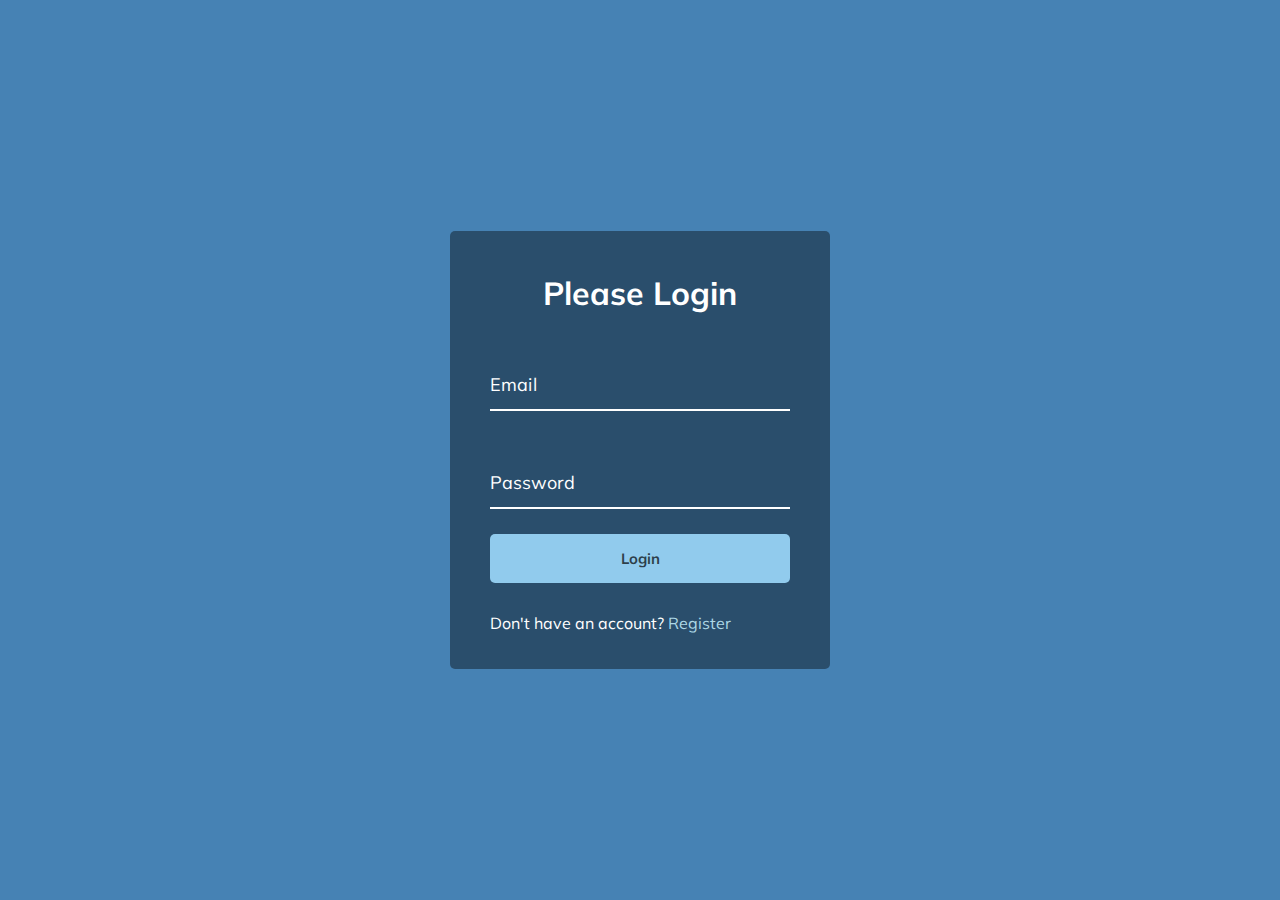
<file: form-input-wave/index.html>
<!DOCTYPE html>
<html lang="en">
  <head>
    <meta charset="UTF-8" />
    <meta name="viewport" content="width=device-width, initial-scale=1.0" />
    <link rel="stylesheet" href="styles.css" />
    <title>Form Input Waves</title>
  </head>

  <body>
    <div class="container">
      <h1>Please Login</h1>
      <form>
        <div class="form-control">
          <input type="text" required />
          <label>Email</label>
        </div>
        <div class="form-control">
          <input type="password" required />
          <label>Password</label>
        </div>

        <button class="btn">Login</button>
        <p class="text">Don't have an account? <a href="">Register</a></p>
      </form>
    </div>
    <script src="script.js"></script>
  </body>
</html>
</file>
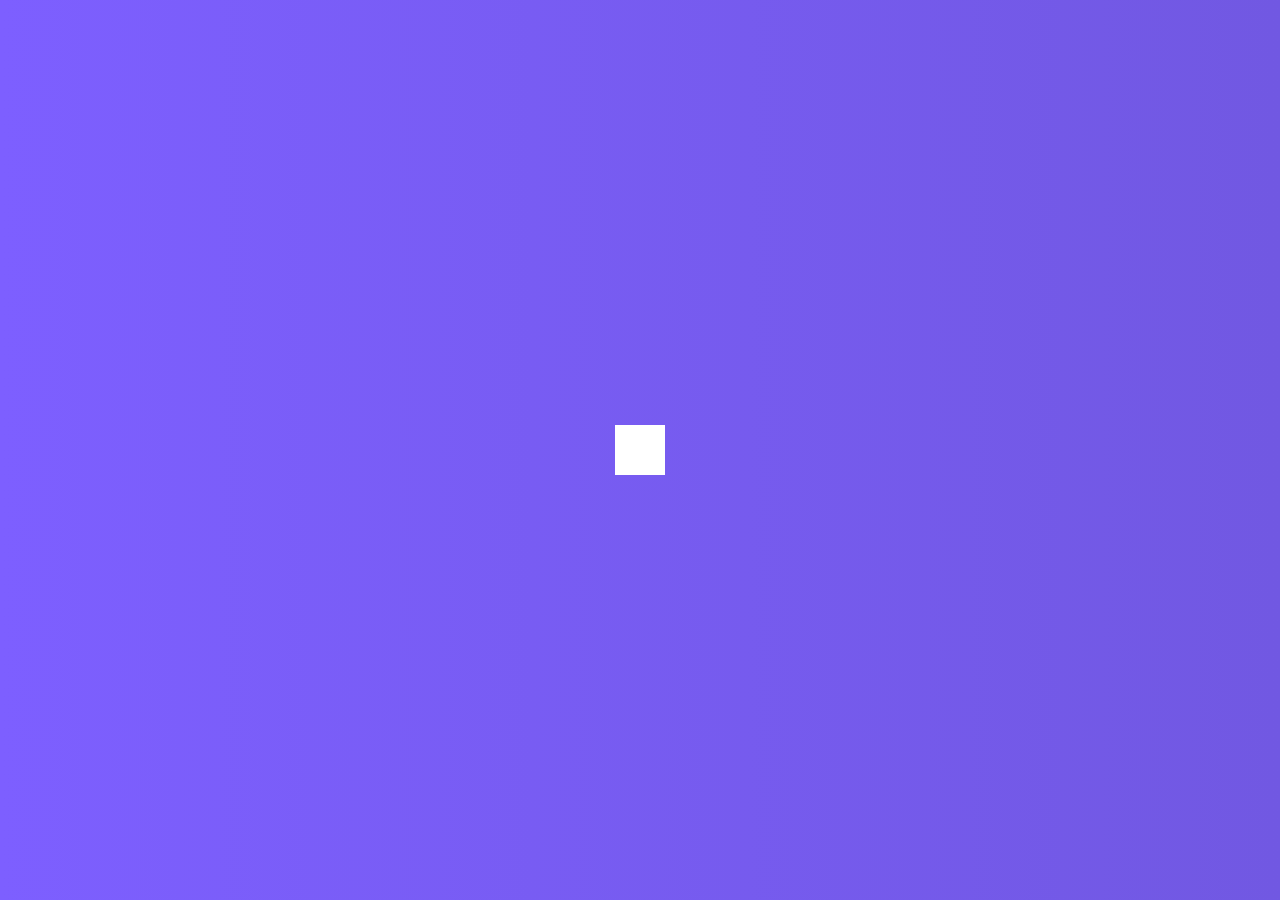
<file: hidden-search-widget/index.html>
<!DOCTYPE html>
<html lang="en">
  <head>
    <meta charset="UTF-8" />
    <meta name="viewport" content="width=device-width, initial-scale=1.0" />
    <link
      rel="stylesheet"
      href="https://cdnjs.cloudflare.com/ajax/libs/font-awesome/5.14.0/css/all.min.css"
      integrity="sha512-1PKOgIY59xJ8Co8+NE6FZ+LOAZKjy+KY8iq0G4B3CyeY6wYHN3yt9PW0XpSriVlkMXe40PTKnXrLnZ9+fkDaog=="
      crossorigin="anonymous"
    />
    <link rel="stylesheet" href="style.css" />
    <title>Hidden Search Widget</title>
  </head>

  <body>
    <div class="search">
      <input type="text" class="input" placeholder="Search.." />
      <button class="btn">
        <i class="fas fa-search"></i>
      </button>
    </div>

    <script src="script.js"></script>
  </body>
</html>
</file>
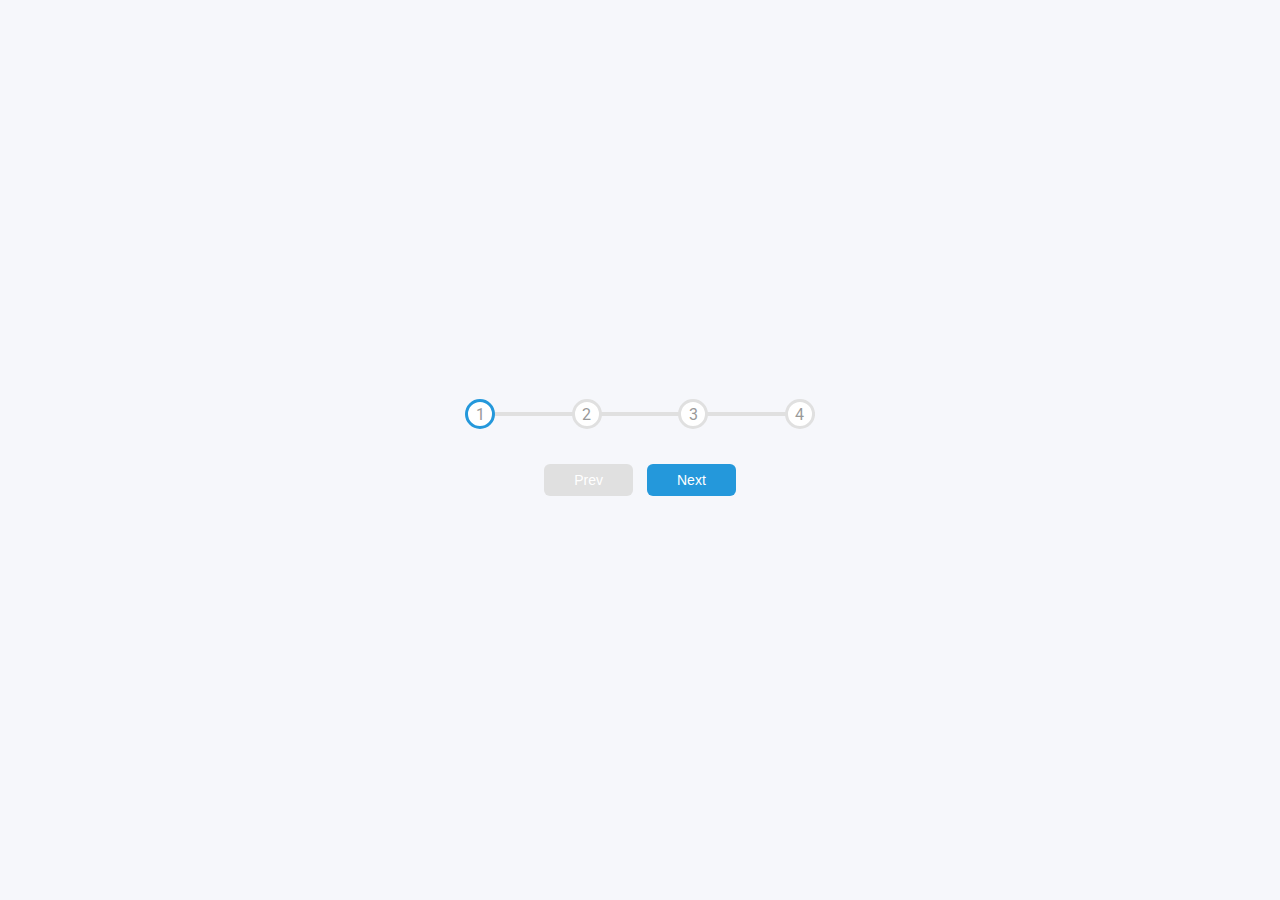
<file: progress-steps/index.html>
<!DOCTYPE html>
<html lang="en">

<head>
    <meta charset="UTF-8" />
    <meta name="viewport" content="width=device-width, initial-scale=1.0" />
    <link rel="stylesheet" href="styles.css" />
    <title>Progress Steps</title>
</head>

<body>
    <div class="container">
        <div class="progress-container">
            <div class="progress" id="progress"></div>
            <div class="circle active">1</div>
            <div class="circle ">2</div>
            <div class="circle ">3</div>
            <div class="circle ">4</div>
        </div>
        <button class="btn" id="prev" disabled>Prev</button>
        <button class="btn" id="next">Next</button>
    </div>
    <script src="script.js"></script>
</body>

</html>
</file>
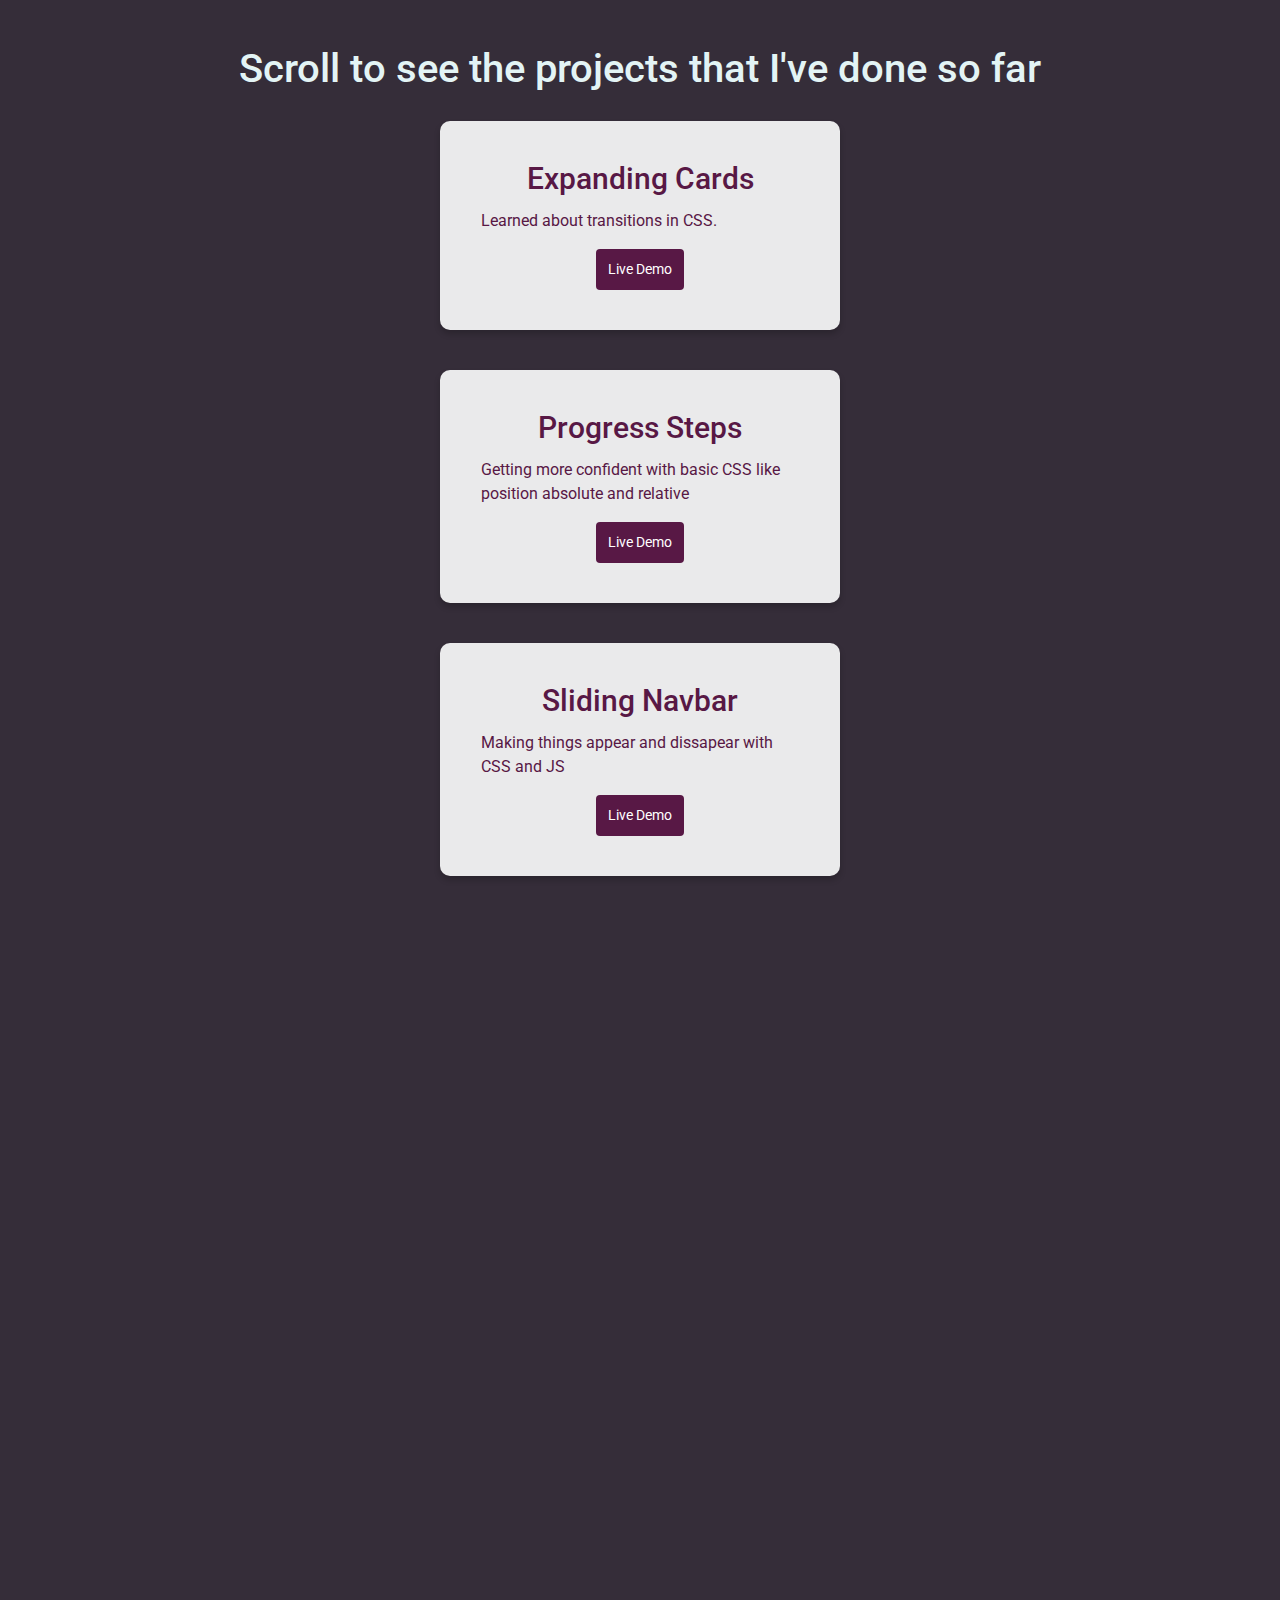
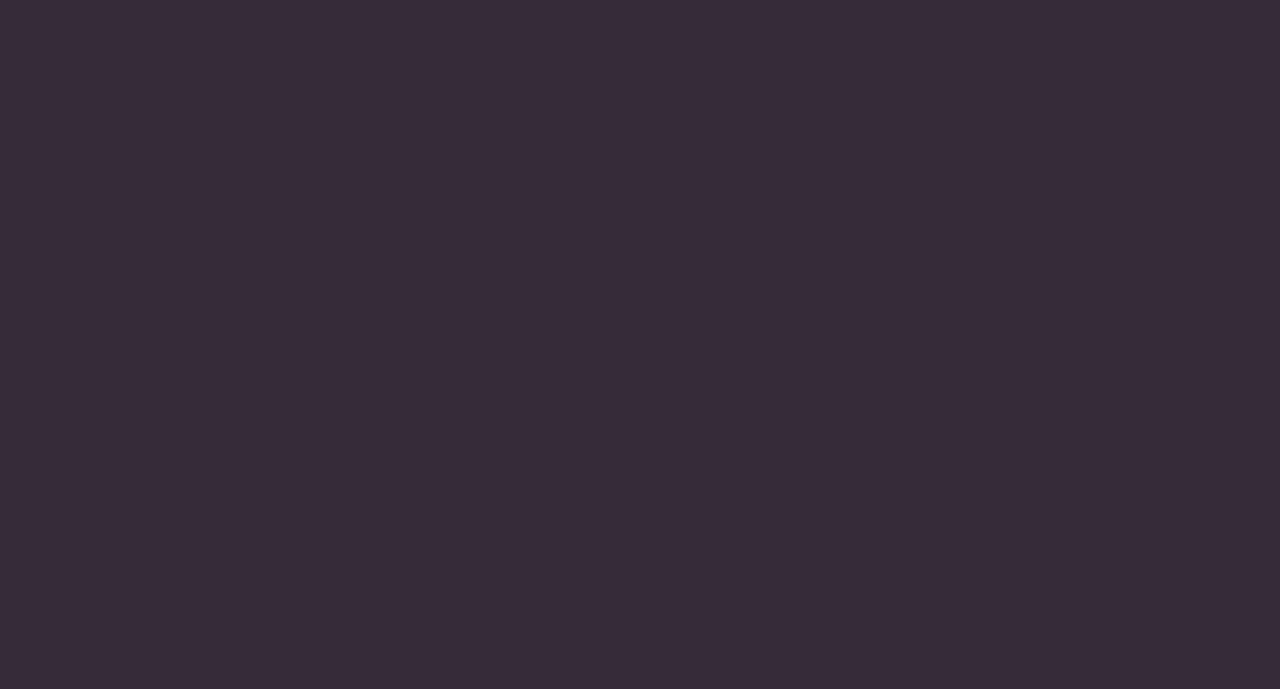
<file: scroll-animation/index.html>
<!DOCTYPE html>
<html lang="en">
  <head>
    <meta charset="UTF-8" />
    <meta name="viewport" content="width=device-width, initial-scale=1.0" />
    <link
      href="https://stackpath.bootstrapcdn.com/bootstrap/4.1.3/css/bootstrap.min.css"
      rel="stylesheet"
    />
    <link rel="stylesheet" href="style.css" />
    <title>Scroll Animation</title>
  </head>

  <body>
    <h1>Scroll to see the projects that I've done so far</h1>
    <div class="box">
      <div class="card">
        <div class="card-body">
          <h2 class="card-title">Expanding Cards</h2>
          <p class="card-text text-gray">Learned about transitions in CSS.</p>
          <div class="center">
            <a
              href="https://stefi.codes/50-JS-Projects/Expanding-Cards/index.html"
              target="_blank"
              class="btn-bordo rounded"
              >Live Demo</a
            >
          </div>
        </div>
      </div>
    </div>
    <div class="box">
      <div class="card">
        <div class="card-body">
          <h2 class="card-title">Progress Steps</h2>
          <p class="card-text text-gray">
            Getting more confident with basic CSS like position absolute and
            relative
          </p>
          <div class="center">
            <a
              href="https://stefi.codes/50-JS-Projects/progress-steps/index.html"
              target="_blank"
              class="btn-bordo rounded"
              >Live Demo</a
            >
          </div>
        </div>
      </div>
    </div>
    <div class="box">
      <div class="card">
        <div class="card-body">
          <h2 class="card-title">Sliding Navbar</h2>
          <p class="card-text text-gray">
            Making things appear and dissapear with CSS and JS
          </p>
          <div class="center">
            <a
              href="https://stefi.codes/50-JS-Projects/sliding-nav-bar/index.html"
              target="_blank"
              class="btn-bordo rounded"
              >Live Demo</a
            >
          </div>
        </div>
      </div>
    </div>
    <div class="box">
      <div class="card">
        <div class="card-body">
          <h2 class="card-title">Blurry Image Loading</h2>
          <p class="card-text text-gray">
            Working with setInterval, clearInterval and the blurry function in
            CSS.
          </p>
          <div class="center">
            <a
              href="https://stefi.codes/50-JS-Projects/blurry-loading/index.html"
              target="_blank"
              class="btn-bordo rounded"
              >Live Demo</a
            >
          </div>
        </div>
      </div>
    </div>
    <div class="box">
      <div class="card">
        <div class="card-body">
          <h2 class="card-title">Split Landing Page</h2>
          <p class="card-text text-gray">To be created</p>
          <div class="center">
            <button class="btn-bordo rounded disabled">Live Demo</button>
          </div>
        </div>
      </div>
    </div>
    <div class="box">
      <div class="card">
        <div class="card-body">
          <h2 class="card-title">Form Wave Animation</h2>
          <p class="card-text text-gray">To be created</p>
          <div class="center">
            <button class="btn-bordo rounded disabled">Live Demo</button>
          </div>
        </div>
      </div>
    </div>
    <div class="box">
      <div class="card">
        <div class="card-body">
          <h2 class="card-title">Sound Board</h2>
          <p class="card-text text-gray">To be created</p>
          <div class="center">
            <button class="btn-bordo rounded disabled">Live Demo</button>
          </div>
        </div>
      </div>
    </div>
    <div class="box">
      <div class="card">
        <div class="card-body">
          <h2 class="card-title">Dad Jokes</h2>
          <p class="card-text text-gray">To be created</p>
          <div class="center">
            <button class="btn-bordo rounded disabled">Live Demo</button>
          </div>
        </div>
      </div>
    </div>

    <div class="box">
      <h2>Content</h2>
    </div>

    <script src="script.js"></script>
  </body>
</html>
</file>
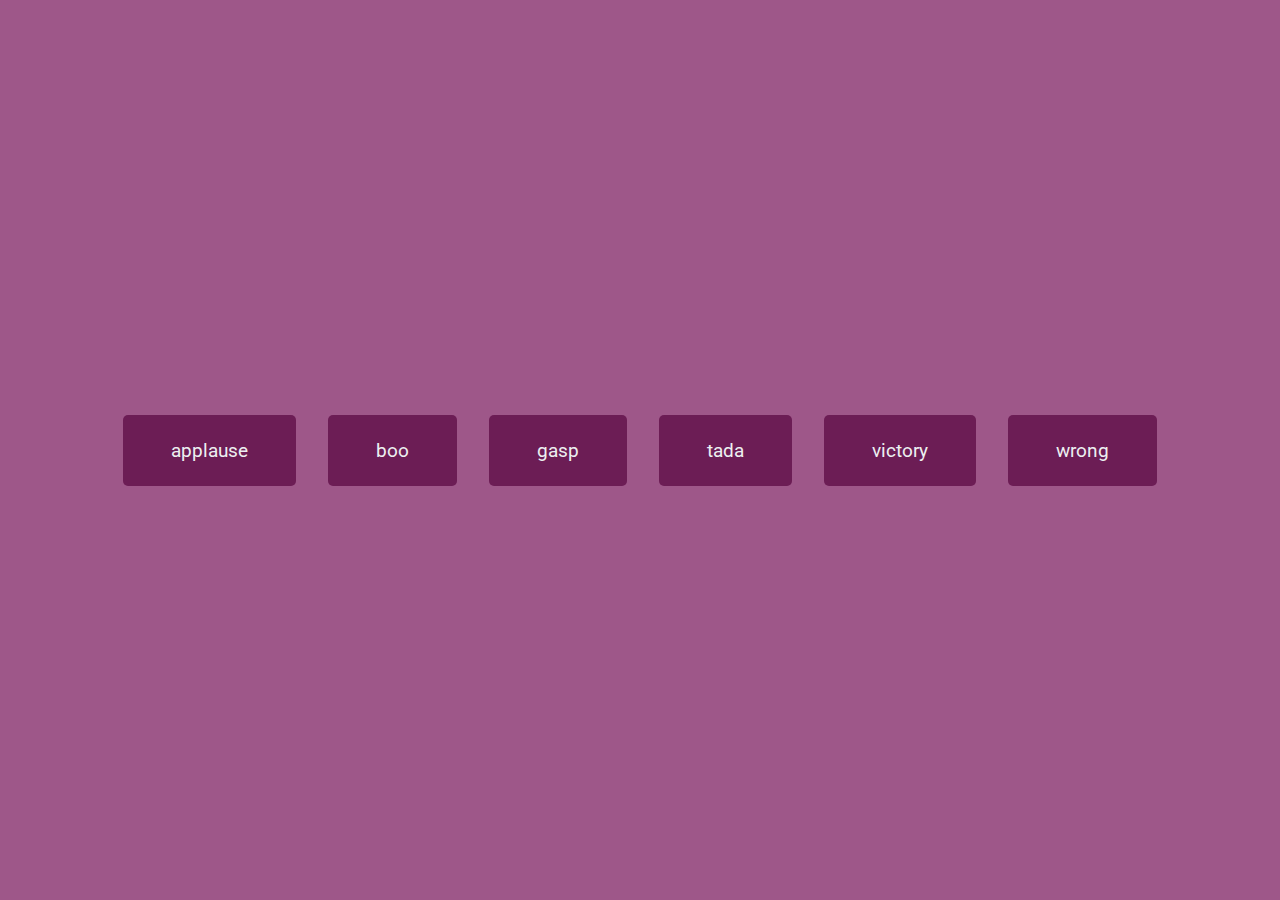
<file: sound-board/index.html>
<!DOCTYPE html>
<html lang="en">
  <head>
    <meta charset="UTF-8" />
    <meta name="viewport" content="width=device-width, initial-scale=1.0" />
    <link rel="stylesheet" href="styles.css" />
    <title>Sound Board</title>
  </head>

  <body>
    <audio id="applause" src="sounds/applause.mp3"></audio>
    <audio id="boo" src="sounds/boo.mp3"></audio>
    <audio id="gasp" src="sounds/gasp.mp3"></audio>
    <audio id="tada" src="sounds/tada.mp3"></audio>
    <audio id="victory" src="sounds/victory.mp3"></audio>
    <audio id="wrong" src="sounds/wrong.mp3"></audio>
    <div id="buttons"></div>

    <script src="script.js"></script>
  </body>
</html>
</file>
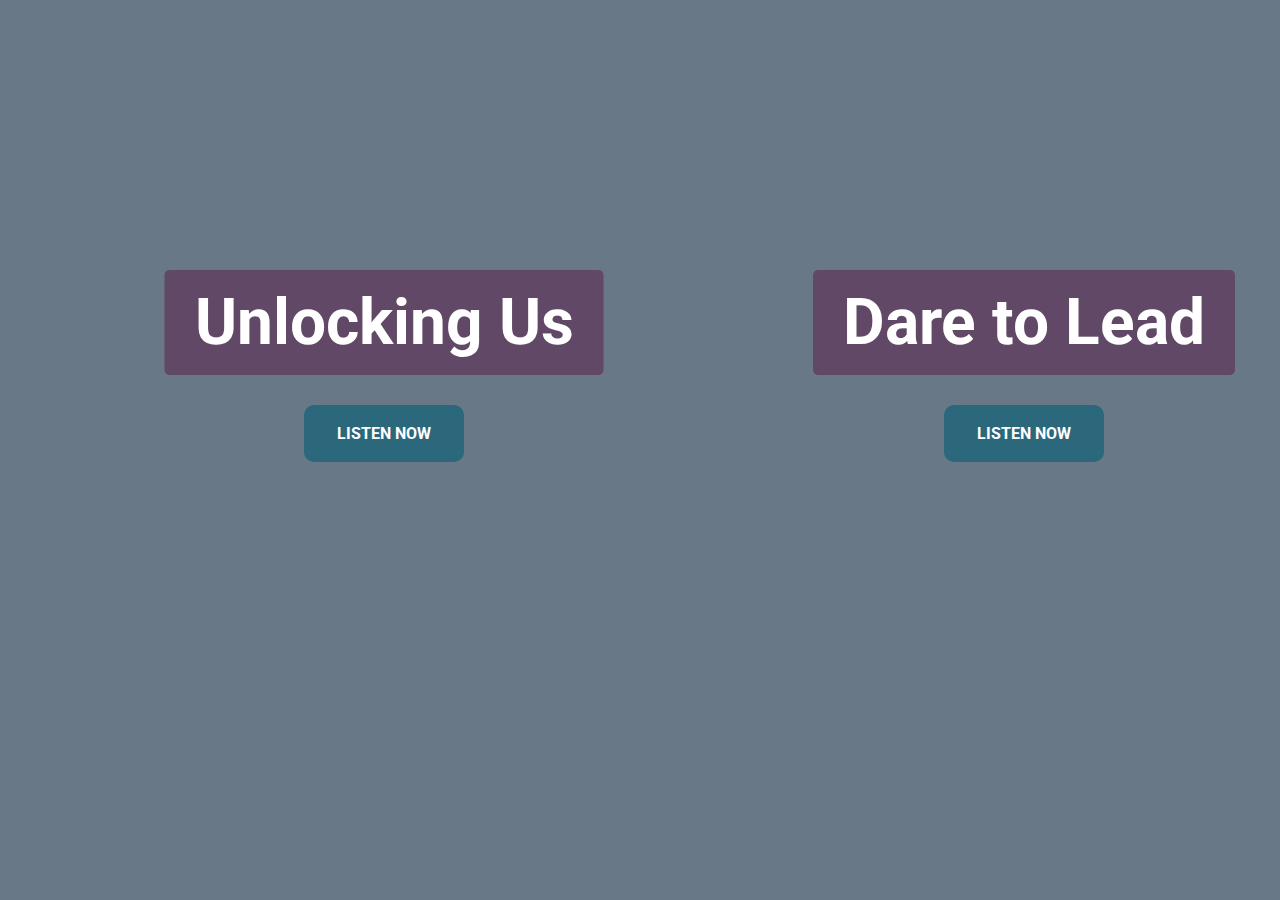
<file: split-landing-page/index.html>
<!DOCTYPE html>
<html lang="en">
  <head>
    <meta charset="UTF-8" />
    <meta name="viewport" content="width=device-width, initial-scale=1.0" />
    <link rel="stylesheet" href="styles.css" />
    <title>Split Landing Page</title>
  </head>

  <body>
    <div class="container">
      <div class="split left">
        <h1>Unlocking Us</h1>
        <a
          href="https://brenebrown.com/unlockingus/"
          target="_blank"
          class="btn"
          >Listen Now</a
        >
      </div>
      <div class="split right">
        <h1>Dare to Lead</h1>
        <a
          href="https://brenebrown.com/dtl-podcast/"
          target="_blank"
          class="btn"
          >Listen Now</a
        >
      </div>
    </div>
    <script src="script.js"></script>
  </body>
</html>
</file>
<file: form-input-wave/styles.css>
@import url("https://fonts.googleapis.com/css2?family=Muli&display=swap");

* {
  box-sizing: border-box;
}

body {
  font-family: "Muli", sans-serif;
  background-color: steelblue;
  color: white;
  display: flex;
  flex-direction: column;
  align-items: center;
  justify-content: center;
  height: 100vh;
  overflow: hidden;
  margin: 0;
}

.container {
  background-color: rgba(0, 0, 0, 0.4);
  padding: 20px 40px;
  border-radius: 5px;
}

.container h1 {
  text-align: center;
  margin-bottom: 40px;
}

.container a {
  text-decoration: none;
  color: lightblue;
}

.btn {
  cursor: pointer;
  display: inline-block;
  width: 100%;
  background-color: #91cbed;
  padding: 15px;
  font-family: inherit;
  font-size: 15px;
  border: 0;
  border-radius: 5px;
  color: rgba(0, 0, 0, 0.7);
  font-weight: bold;
}

.btn:focus {
  outline: 0;
  box-shadow: 0 0 0 3px midnightblue;
  border-radius: 1px;
  font-size: 16px;
}
.btn:active {
  transform: scale(0.98);
  font-size: 15px;
}

.text {
  margin-top: 30px;
}

.form-control {
  position: relative;
  /* margin: 20px 0px 45px; */
  margin: 45px 0px 25px 0px;
  width: 300px;
}

.form-control input {
  background-color: transparent;
  border: 0;
  border-bottom: 2px solid white;
  display: block;
  width: 100%;
  padding: 15px 0;
  font-size: 18px;
  color: white;
}

.form-control input:focus,
.form-control input:valid {
  outline: 0;
  box-shadow: 0 0 0 3px #91cbed;
  border-bottom: #91cbed;
  border-radius: 1px;
}

.form-control label {
  position: absolute;
  top: 15px;
  left: 0px;
  pointer-events: none;
}

.form-control label span {
  display: inline-block;
  font-size: 18px;
  min-width: 5px;
  transition: 0.3s cubic-bezier(0.86, -0.55, 0.265, 1.55);
}

.form-control input:focus + label span,
.form-control input:valid + label span {
  color: #91cbed;
  transform: translateY(-48px);
}
</file>
<file: hidden-search-widget/style.css>
@import url("https://fonts.googleapis.com/css2?family=Roboto:wght@400;700&display=swap");

* {
  box-sizing: border-box;
}

body {
  background-image: linear-gradient(90deg, #7d5fff, #7158e2);
  font-family: "Roboto", sans-serif;
  display: flex;
  align-items: center;
  justify-content: center;
  height: 100vh;
  overflow: hidden;
  margin: 0;
}

.search {
  position: relative;
  height: 50px;
}

.search .input {
  background-color: #ffffff;
  border: 0;
  font-size: 18px;
  padding: 15px;
  height: 50px;
  width: 50px;
  transition: width 0.3s ease;
  color: #4f3d9e;
}

.btn {
  background-color: #ffffff;
  border: 0px;
  cursor: pointer;
  font-size: 24px;
  position: absolute;
  top: 0;
  right: 0;
  height: 50px;
  width: 50px;
  transition: transform 0.3s ease;
  color: #4f3d9e;
}

.btn:focus,
.input:focus {
  outline: 0;
  box-shadow: 0 0 0 3px #4f3d9e;
  border-radius: 2px;
}

.search.active .input {
  width: 200px;
}

.search.active .btn {
  transition: translateX(198px);
}
</file>
<file: progress-steps/styles.css>
@import url("https://fonts.googleapis.com/css2?family=Roboto:wght@400;700&display=swap");

:root {
  --line-border-fill: #2498db;
  --line-border-empty: #e0e0e0;
}

* {
  box-sizing: border-box;
}

body {
  background-color: #f6f7fb;
  font-family: "Roboto", sans-serif;
  display: flex;
  align-items: center;
  justify-content: center;
  height: 100vh;
  overflow: hidden;
  margin: 0;
}

.container {
  text-align: center;
}

.progress-container {
  display: flex;
  justify-content: space-between;
  position: relative;
  margin-bottom: 30px;
  max-width: 100%;
  width: 350px;
}

.progress-container::before {
  content: "";
  background-color: var(--line-border-empty);
  position: absolute;
  top: 50%;
  left: 0;
  height: 4px;
  width: 100%;
  transform: translateY(-50%);
  z-index: -1;
}

.progress {
  background-color: var(--line-border-fill);
  position: absolute;
  top: 50%;
  left: 0;
  height: 14px;
  width: 0%;
  transform: translateY(-50%);
  z-index: -1;
  transition: 0.4s ease;
}

.circle {
  background-color: white;
  color: #999999;
  border-radius: 50%;
  height: 30px;
  width: 30px;
  display: flex;
  align-items: center;
  justify-content: center;
  border: 3px solid var(--line-border-empty);
  transition: 0.4s ease;
}

.circle.active {
  border-color: var(--line-border-fill);
}

.btn {
  background-color: var(--line-border-fill);
  color: white;
  border: 0;
  border-radius: 6px;
  cursor: pointer;
  padding: 8px 30px;
  margin: 5px;
  font-size: 14px;
}

.btn:active {
  transform: scale(0.98);
}

.btn:focus {
  outline: 0;
}

.btn:disabled {
  background-color: var(--line-border-empty);
  cursor: not-allowed;
}
</file>
<file: scroll-animation/style.css>
@import url("https://fonts.googleapis.com/css2?family=Roboto:wght@400;700&display=swap");

* {
  box-sizing: border-box;
}

html,
body {
  max-width: 100%;
  overflow-x: hidden;
}

body {
  background-color: #352d39;
  font-family: "Roboto", sans-serif;
  display: flex;
  flex-direction: column;
  align-items: center;
  justify-content: center;
  margin: 0;
}

h1 {
  color: #e3f4f5;
  margin-top: 45px;
}

.box {
  background-color: #eaeaeb;
  color: #581845;
  display: flex;
  align-items: center;
  justify-content: center;
  width: 400px;
  margin: 20px;
  border-radius: 10px;
  box-shadow: 0 4px 6px 0 hsla(0, 0%, 0%, 0.2);
  transform: translateX(400%);
  transition: transform 0.4s ease;
  padding: 20px;
}

.box:nth-of-type(even) {
  transform: translateX(-400%);
}

.box.show {
  transform: translateX(0);
}

.box h2 {
  font-size: 30px;
}

.btn-bordo {
  background: #581845 !important;
  color: #ffffff !important;
  padding: 10px 12px !important;
  font-size: 14px !important;
}

.btn-bordo:hover {
  background: #77205d !important;
  color: #ffffff !important;
  text-decoration: none;
}

.center {
  display: flex;
  justify-content: center;
}

.card {
  width: 358px;
  background-color: #eaeaeb;
  border: none !important;
}

h2 {
  text-align: center;
}

.disabled {
  cursor: not-allowed;
  pointer-events: all !important;
}

button {
  border: 0;
}
</file>
<file: sound-board/styles.css>
@import url("https://fonts.googleapis.com/css2?family=Roboto:wght@400;700&display=swap");

* {
  box-sizing: border-box;
}

body {
  background-color: #9e5789;
  font-family: "Roboto", sans-serif;
  display: flex;
  flex-wrap: wrap;
  align-items: center;
  justify-content: center;
  text-align: center;
  height: 100vh;
  overflow: hidden;
  margin: 0;
}

.btn {
  background-color: #6c1d55;
  border-radius: 5px;
  border: none;
  color: #ecf0f1;
  margin: 1rem;
  padding: 1.5rem 3rem;
  font-size: 1.2rem;
  font-family: inherit;
  cursor: pointer;
}

.btn:hover {
  opacity: 0.9;
}

.btn:focus {
  outline: none;
  box-shadow: 0 0 0 3px #d0aac5;
  border-radius: 2px;
  color: #d0aac5;
  font-size: 1.3rem;
}
</file>
<file: split-landing-page/styles.css>
@import url("https://fonts.googleapis.com/css2?family=Roboto:wght@400;700&display=swap");

:root {
  --hover-width: 60%;
  --other-width: 40%;
}

* {
  box-sizing: border-box;
}

body {
  font-family: "Roboto", sans-serif;
  height: 100vh;
  margin: 0;
}

h1 {
  font-size: 4rem;
  color: #ffffff;
  position: absolute;
  left: 50%;
  top: 30%;
  transform: translateX(-50%);
  background: rgba(88, 24, 69, 0.5);
  border-radius: 5px;
  padding: 15px 30px;
  margin: 0px;
  white-space: nowrap;
}

.btn {
  position: absolute;
  left: 50%;
  top: 45%;
  transform: translateX(-50%);
  text-decoration: none;
  color: #ffffff;
  background-color: rgb(43, 104, 123);
  border: rgb(43, 104, 123) solid 0.2rem;
  font-size: 1rem;
  width: 10rem;
  padding: 1rem;
  display: flex;
  align-items: center;
  justify-content: center;
  font-weight: bold;
  text-transform: uppercase;
  border-radius: 10px;
}

.split.left .btn:hover {
  background-color: rgba(43, 104, 123, 0.9);
  border-color: rgb(128, 150, 171);
}

.split.right .btn:hover {
  background-color: rgba(43, 104, 123, 0.9);
  border-color: rgb(128, 150, 171);
}

.container {
  position: relative;
  width: 100%;
  height: 100%;
  background-color: #333333;
}

.split {
  position: absolute;
  width: 50%;
  height: 100%;
  overflow: hidden;
}

.split.left {
  left: 0;
  background: url("https://brenebrown.com/wp-content/uploads/2020/02/BB_PodcastTrailer-Image900x900.jpg");
  background-repeat: no-repeat;
  /* background-size: cover; */
}

.split.left::before {
  content: "";
  position: absolute;
  width: 100%;
  height: 100%;
  background-color: rgb(128, 150, 171, 0.7);
}

.split.right {
  right: 0;
  background: url("https://brenebrown.com/wp-content/uploads/2020/10/dtl-podcast-header-mobile.jpg");
  background-repeat: no-repeat;
  background-size: cover;
}

.split.right::before {
  content: "";
  position: absolute;
  width: 100%;
  height: 100%;
  background-color: rgb(128, 150, 171, 0.7);
}

.split.right,
.split.left,
.split.right::before,
.split.left::before {
  transition: all 1000ms ease-in-out;
}

.hover-left .left {
  width: var(--hover-width); /*  60% */
}

.hover-left .right {
  width: var(--other-width); /*  40% */
}

.hover-right .right {
  width: 65%;
}

.hover-right .left {
  width: 35%;
}

@media (max-width: 800px) {
  h1 {
    font-size: 2rem;
    top: 30%;
  }

  .btn {
    padding: 1.2rem;
    width: 12rem;
  }
}
</file>
